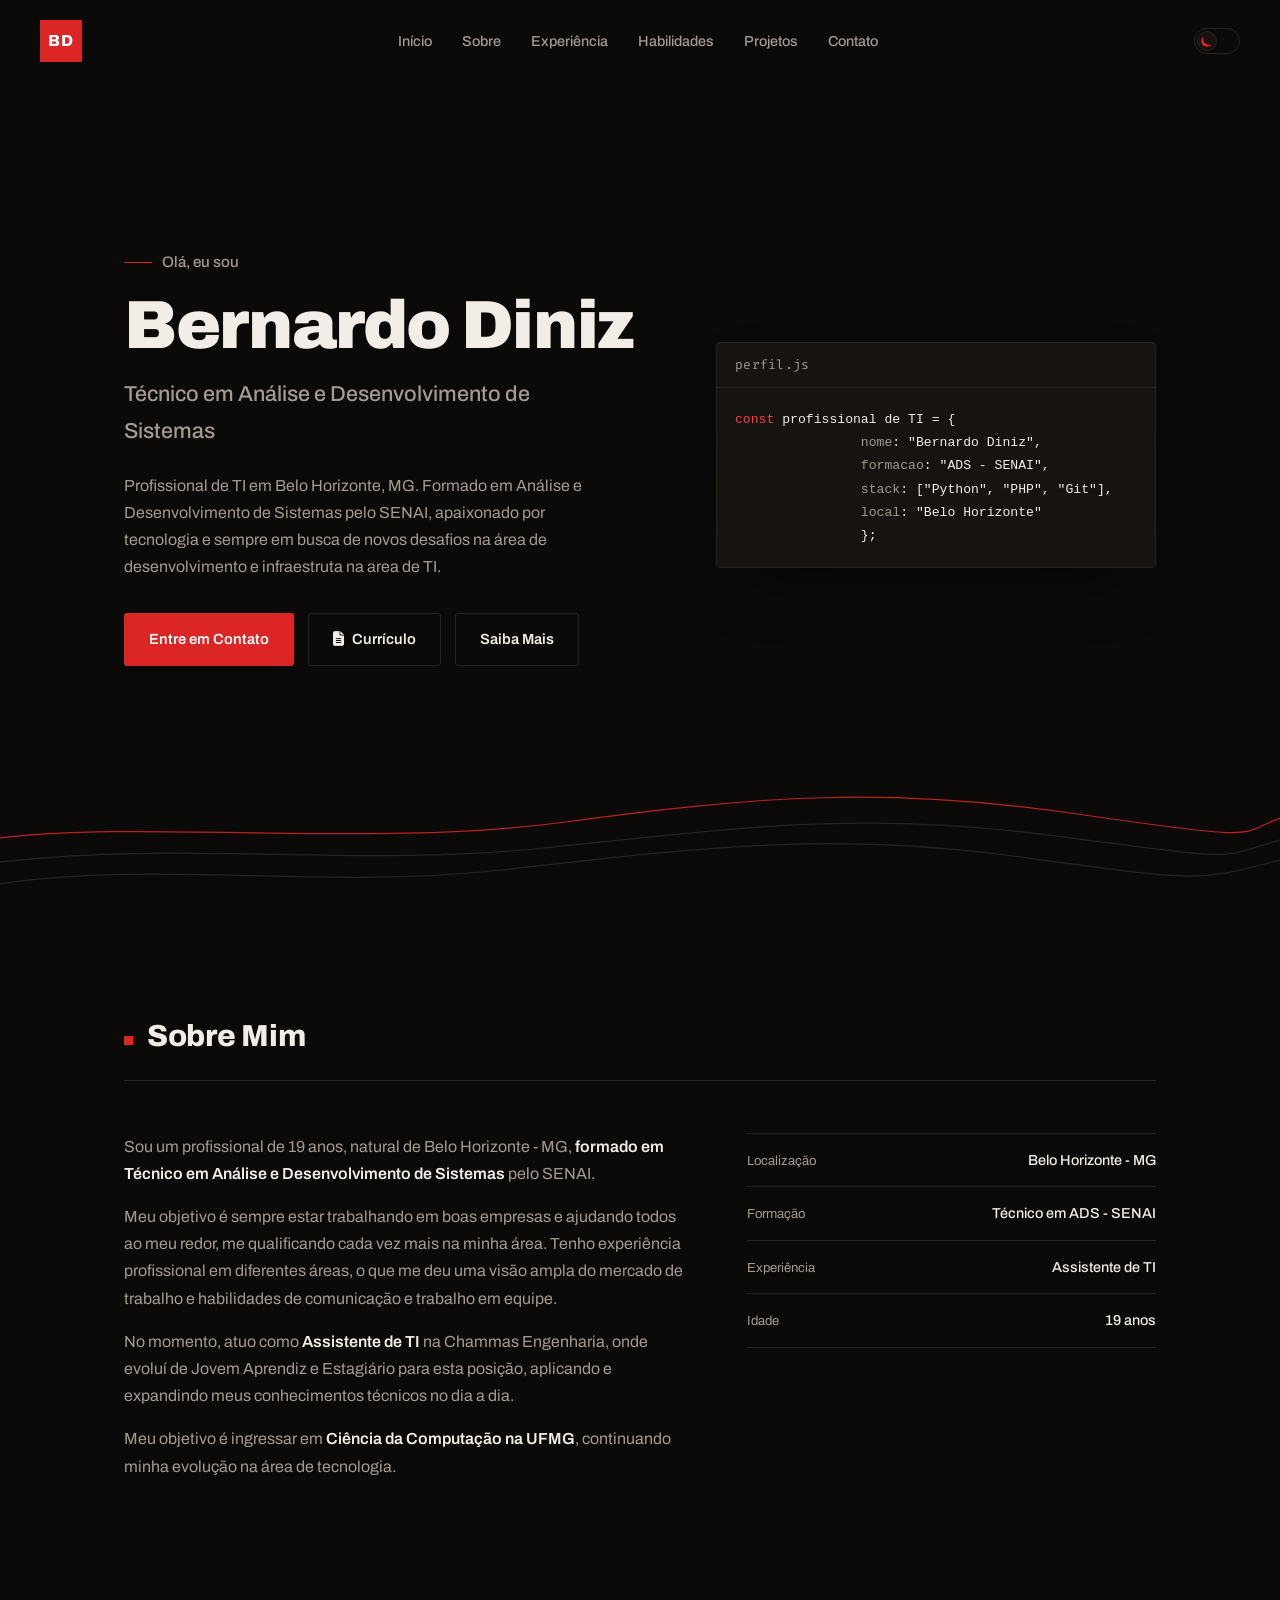
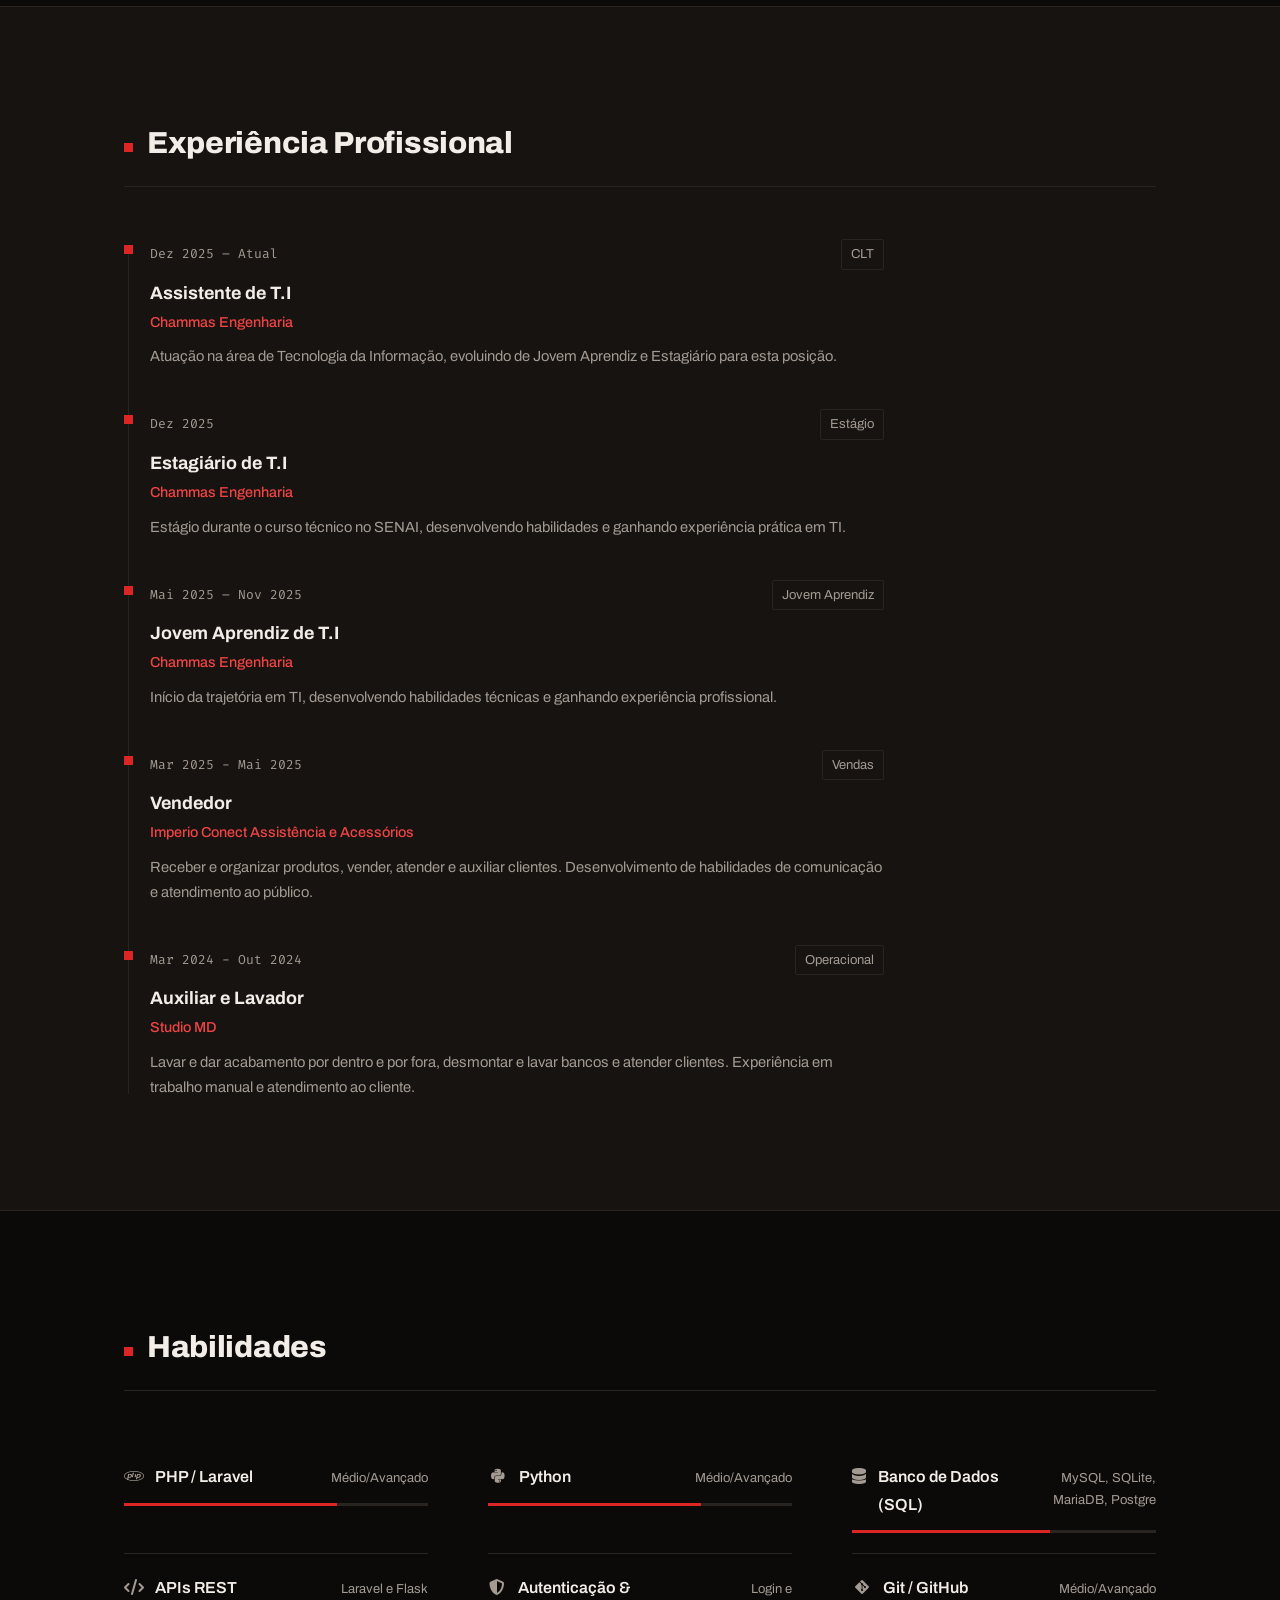
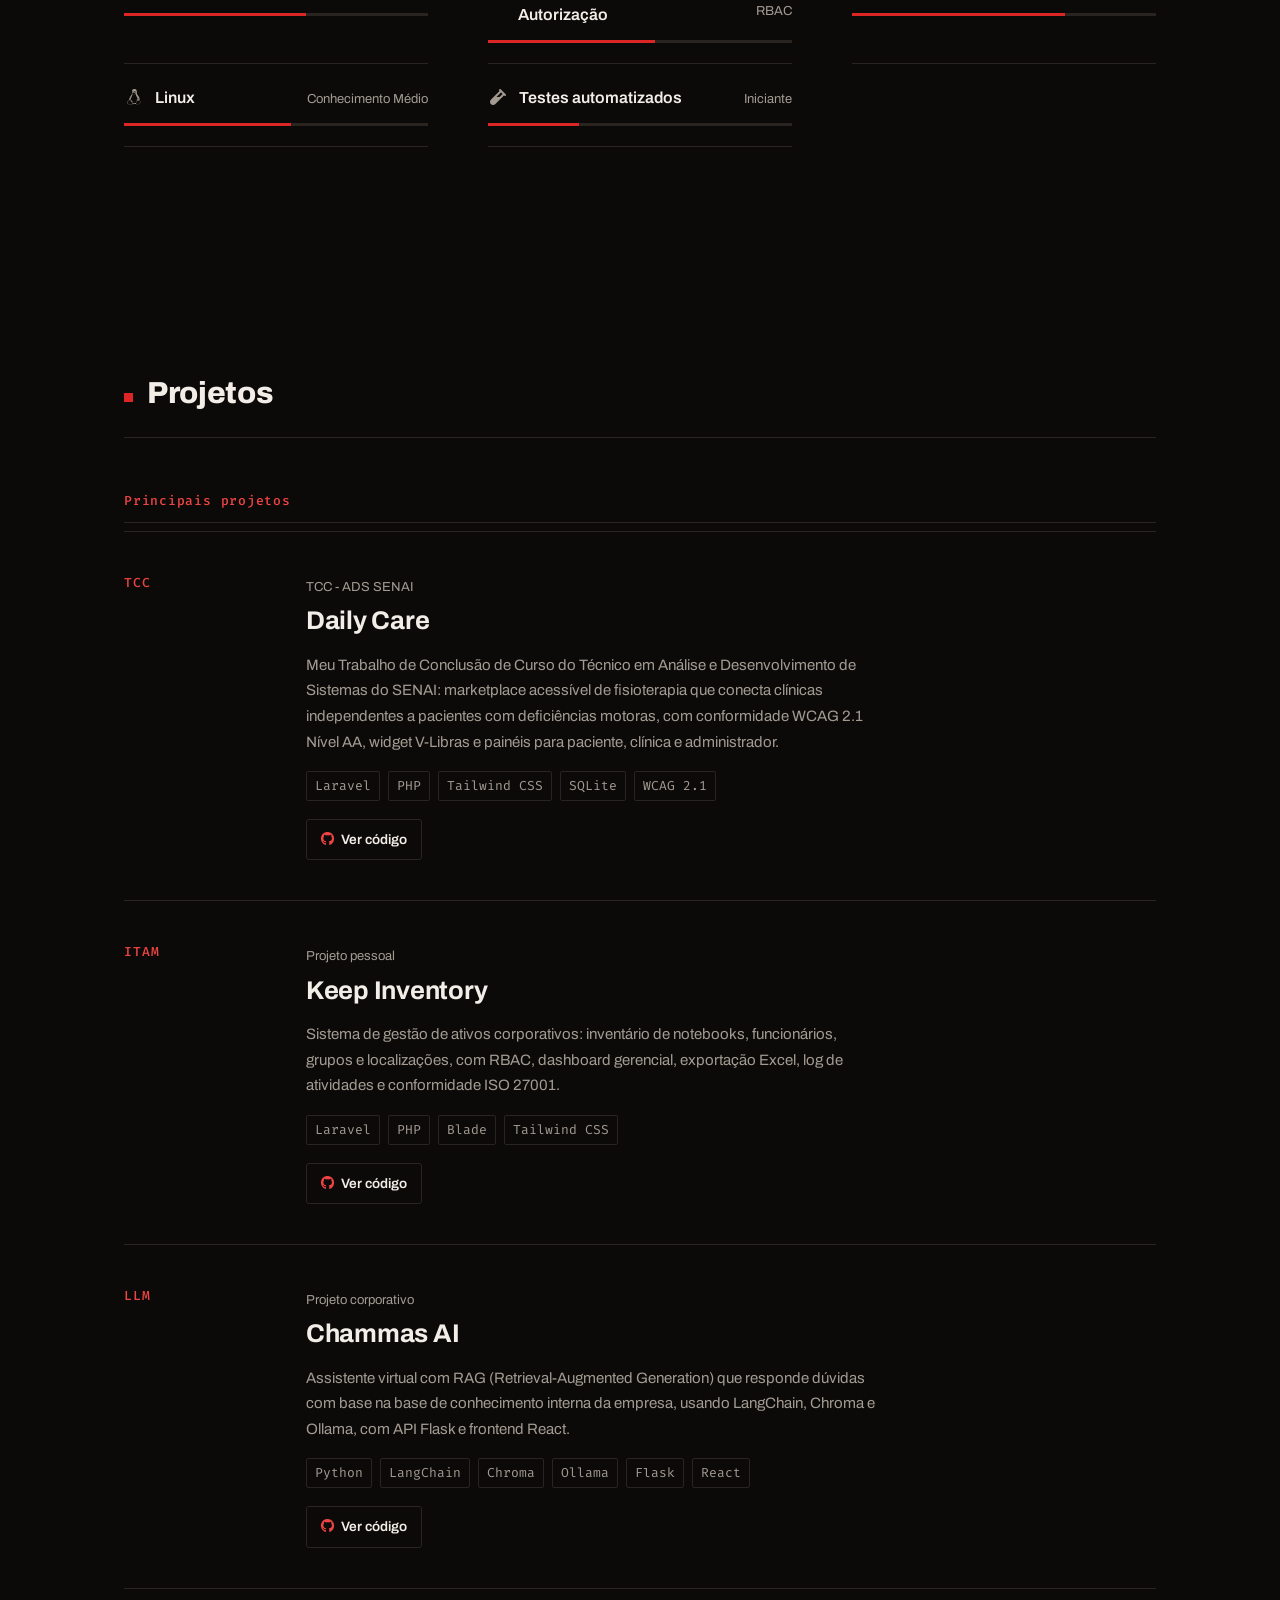
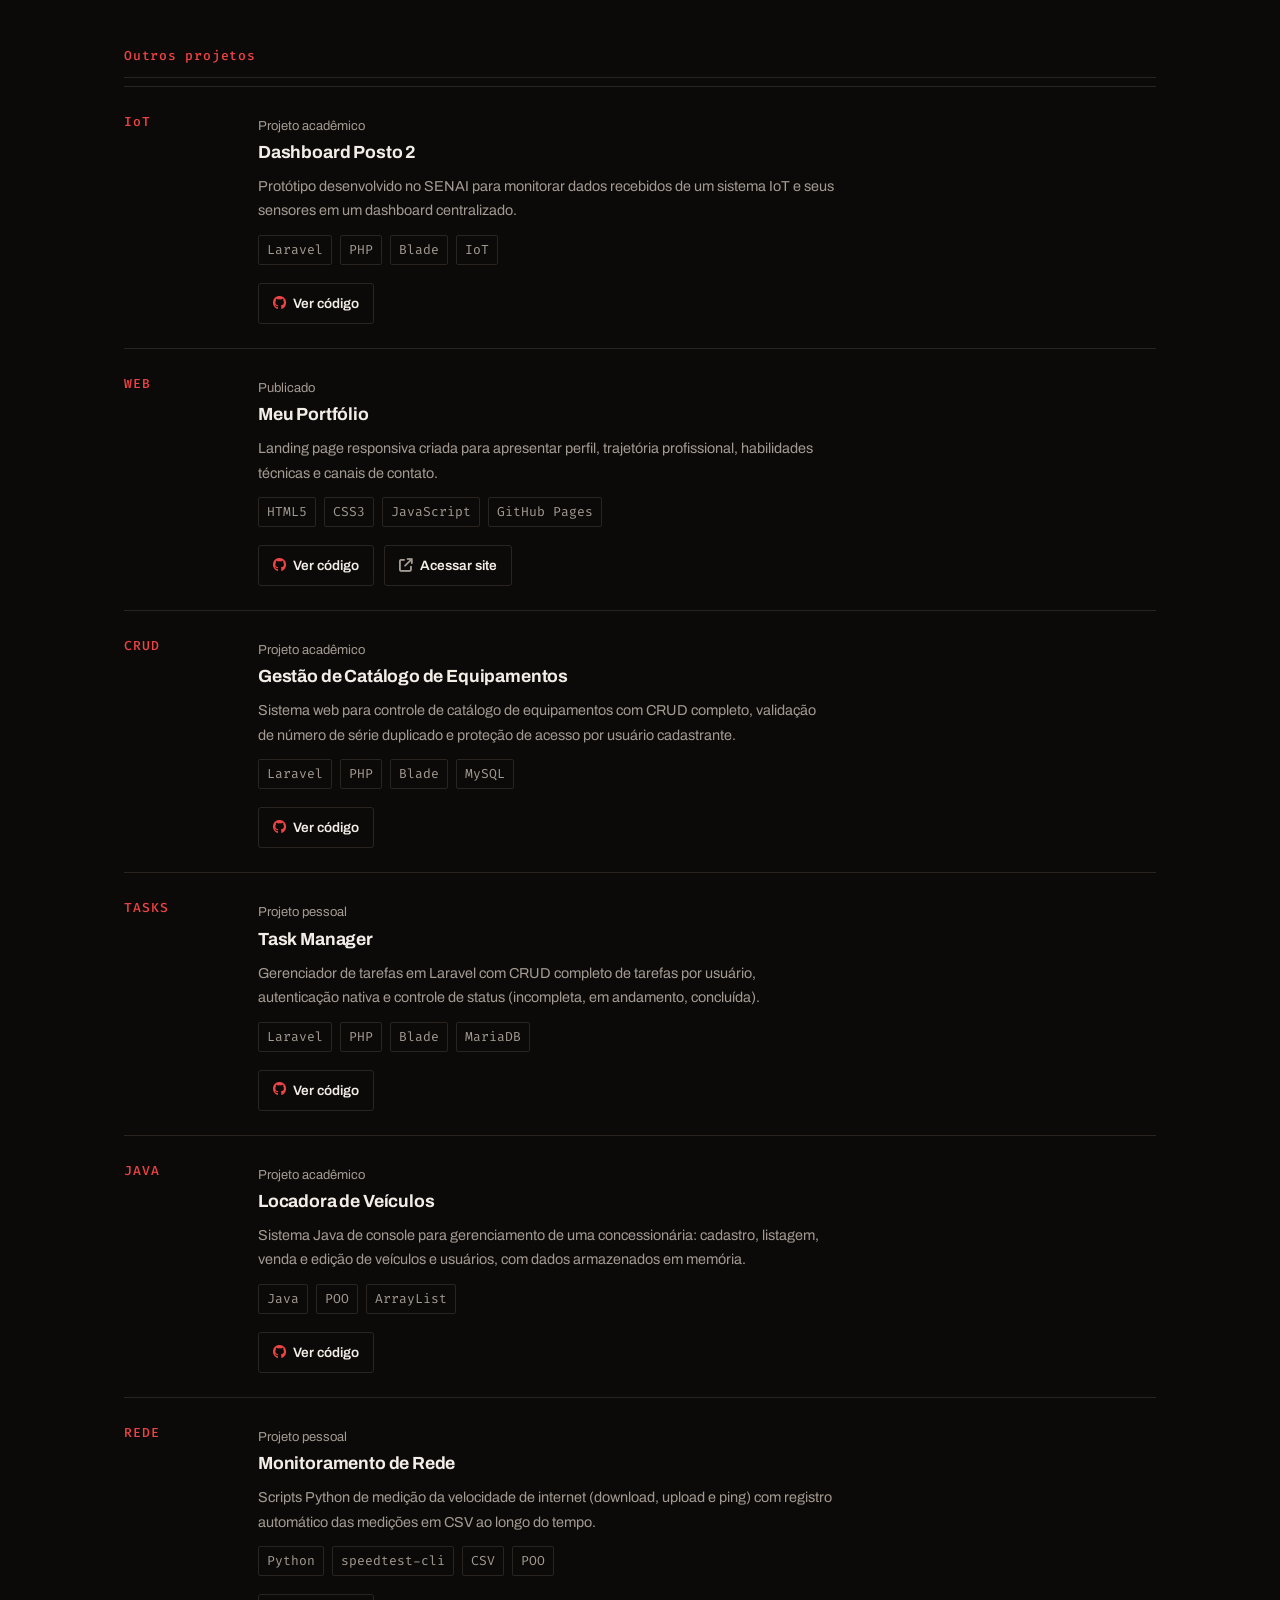
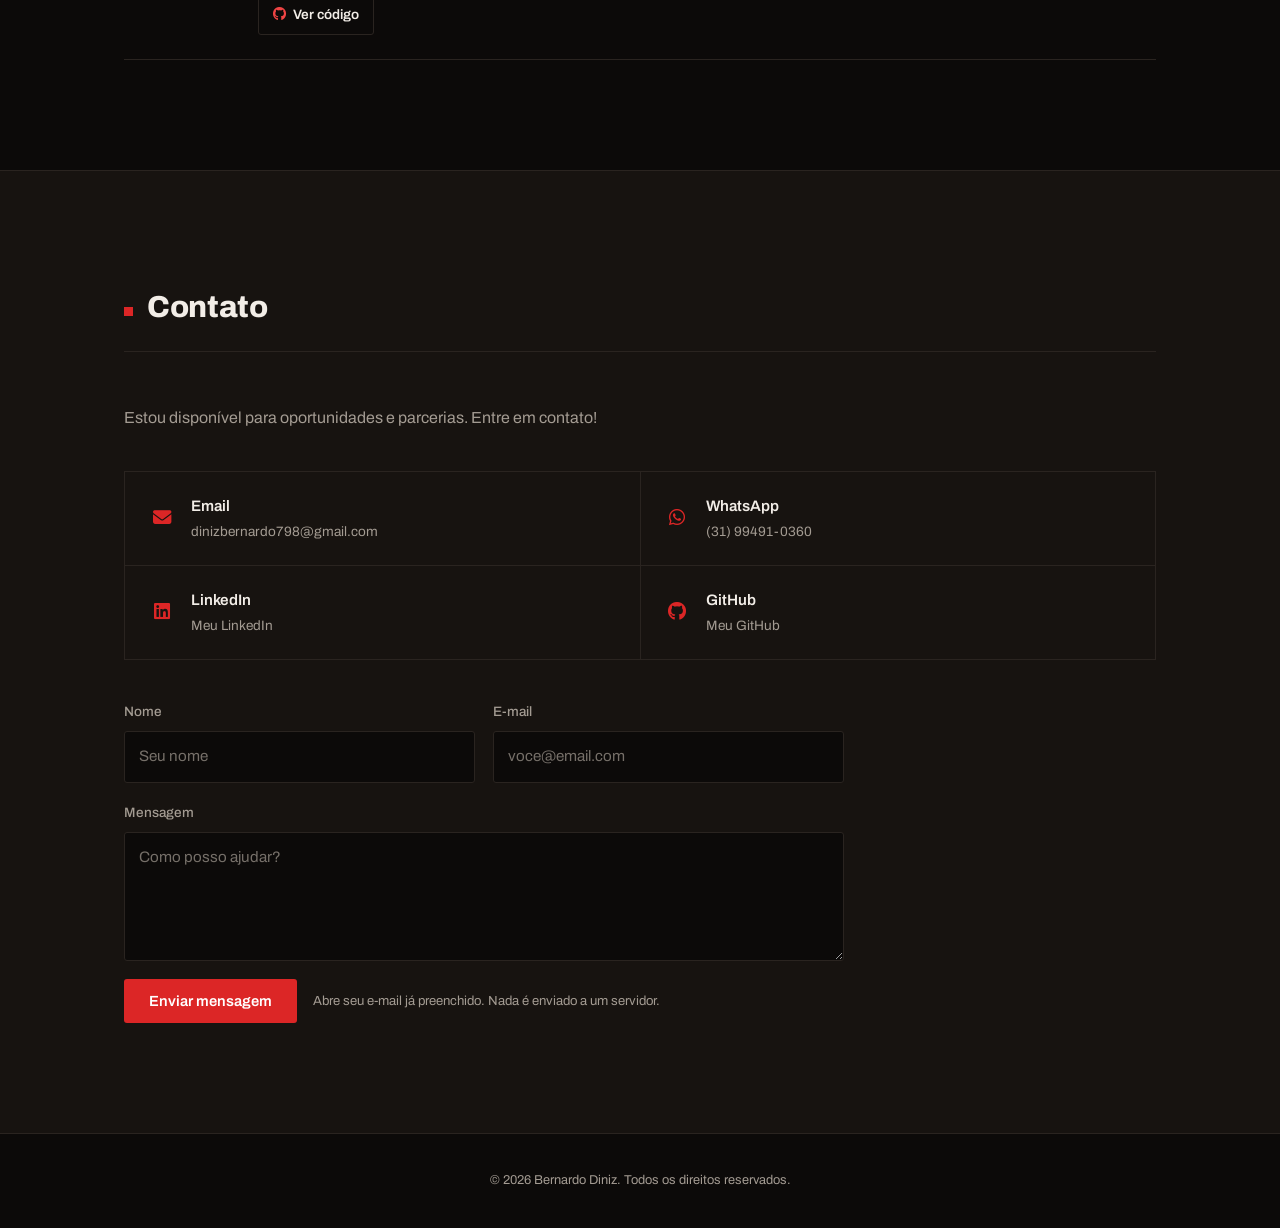
<file: index.html>
<!DOCTYPE html>
<html lang="pt-BR">

<head>
  <meta charset="UTF-8">
  <meta name="viewport" content="width=device-width, initial-scale=1.0">
  <meta name="description"
    content="Portfólio de Bernardo Diniz, Assistente de TI em Belo Horizonte - MG. Formado em Análise e Desenvolvimento de Sistemas pelo SENAI, com experiência em Python, PHP/Laravel, Linux e Git.">
  <meta name="theme-color" content="#0c0a09">
  <link rel="icon"
    href="data:image/svg+xml,%3Csvg xmlns='http://www.w3.org/2000/svg' viewBox='0 0 100 100'%3E%3Crect width='100' height='100' rx='20' fill='%23dc2626'/%3E%3Ctext x='50' y='55' font-family='Arial' font-size='45' font-weight='bold' fill='white' text-anchor='middle' dominant-baseline='middle'%3EBD%3C/text%3E%3C/svg%3E">
  <title>Bernardo Diniz | Portfólio</title>
  <link rel="canonical" href="https://bernardodiniz-1898.github.io/Meu-Portifolio/">

  <!-- Open Graph / redes sociais -->
  <meta property="og:type" content="website">
  <meta property="og:locale" content="pt_BR">
  <meta property="og:site_name" content="Bernardo Diniz">
  <meta property="og:title" content="Bernardo Diniz | Portfólio">
  <meta property="og:description"
    content="Assistente de TI em Belo Horizonte - MG. Formado em Análise e Desenvolvimento de Sistemas pelo SENAI, com experiência em Python, PHP/Laravel, Linux e Git.">
  <meta property="og:url" content="https://bernardodiniz-1898.github.io/Meu-Portifolio/">
  <meta property="og:image" content="https://bernardodiniz-1898.github.io/Meu-Portifolio/assets/img/og-preview.png">
  <meta property="og:image:width" content="1200">
  <meta property="og:image:height" content="630">
  <meta property="og:image:alt" content="Bernardo Diniz, técnico em Análise e Desenvolvimento de Sistemas">

  <!-- Twitter Card -->
  <meta name="twitter:card" content="summary_large_image">
  <meta name="twitter:title" content="Bernardo Diniz | Portfólio">
  <meta name="twitter:description"
    content="Assistente de TI em Belo Horizonte - MG. Formado em ADS pelo SENAI, com experiência em Python, PHP/Laravel, Linux e Git.">
  <meta name="twitter:image" content="https://bernardodiniz-1898.github.io/Meu-Portifolio/assets/img/og-preview.png">

  <!-- avoid-ai-design-ignore-file: K7 — o estilo de foco (:focus-visible) é definido globalmente em style.css -->
  <script>document.documentElement.classList.add('js');</script>
  <link rel="preconnect" href="https://fonts.googleapis.com">
  <link rel="preconnect" href="https://fonts.gstatic.com" crossorigin>
  <link
    href="https://fonts.googleapis.com/css2?family=Archivo:wght@400;500;600;700;800;900&family=Fira+Code:wght@400;500&display=swap"
    rel="stylesheet">
  <link rel="stylesheet" href="https://cdnjs.cloudflare.com/ajax/libs/font-awesome/6.5.1/css/all.min.css">
  <link rel="stylesheet" href="assets/css/style.css">
</head>

<body>
  <div class="scroll-progress" aria-hidden="true"></div>

  <a class="skip-link" href="#main">Pular para o conteúdo</a>

  <nav class="navbar" aria-label="Navegação principal">
    <a class="nav-brand" href="#home" aria-label="Bernardo Diniz — início">
      <span class="brand-mark" aria-hidden="true">BD</span>
    </a>
    <ul class="nav-links" id="nav-links">
      <li><a href="#home">Início</a></li>
      <li><a href="#about">Sobre</a></li>
      <li><a href="#experience">Experiência</a></li>
      <li><a href="#skills">Habilidades</a></li>
      <li><a href="#projects">Projetos</a></li>
      <li><a href="#contact">Contato</a></li>
    </ul>
    <div class="nav-actions">
      <label class="theme-toggle" for="theme-switch">
        <input type="checkbox" id="theme-switch" class="theme-input" aria-label="Alternar entre tema escuro e claro">
        <span class="theme-track" aria-hidden="true">
          <span class="theme-thumb">
            <span class="theme-face theme-face-moon"></span>
            <span class="theme-face theme-face-sun"></span>
          </span>
        </span>
      </label>
      <button class="menu-toggle" aria-label="Menu" aria-expanded="false" aria-controls="nav-links">
        <span></span>
        <span></span>
        <span></span>
      </button>
    </div>
  </nav>

  <main id="main">
    <section id="home" class="hero">
      <div class="hero-inner">
        <div class="hero-content">
          <p class="hero-greeting">Olá, eu sou</p>
          <h1 class="hero-name">Bernardo Diniz</h1>
          <h2 class="hero-title">Técnico em Análise e Desenvolvimento de Sistemas</h2>
          <p class="hero-description">Profissional de TI em Belo Horizonte, MG. Formado em Análise e Desenvolvimento de
            Sistemas pelo SENAI, apaixonado por tecnologia e sempre em busca de novos desafios na área de
            desenvolvimento e infraestruta na area de TI.</p>
          <div class="hero-buttons">
            <a href="#contact" class="btn btn-primary">Entre em Contato</a>
            <a href="curriculo.html" class="btn btn-secondary" target="_blank" rel="noopener">
              <i class="fas fa-file-lines" aria-hidden="true"></i>
              Currículo
            </a>
            <a href="#about" class="btn btn-secondary">Saiba Mais</a>
          </div>
        </div>
        <div class="hero-decoration">
          <div class="code-block">
            <div class="code-head">perfil.js</div>
            <pre><code><span class="code-keyword">const</span> <span class="code-var">profissional de TI</span> = {
                <span class="code-prop">nome</span>: <span class="code-string">"Bernardo Diniz"</span>,
                <span class="code-prop">formacao</span>: <span class="code-string">"ADS - SENAI"</span>,
                <span class="code-prop">stack</span>: [<span class="code-string">"Python"</span>, <span
                  class="code-string">"PHP"</span>, <span class="code-string">"Git"</span>],
                <span class="code-prop">local</span>: <span class="code-string">"Belo Horizonte"</span>
                };</code></pre>
          </div>
        </div>
      </div>
      <svg class="strata" viewBox="0 0 1200 150" preserveAspectRatio="none" aria-hidden="true" focusable="false">
        <path d="M0 132 C 150 108, 300 138, 470 118 S 770 78, 950 104 S 1120 130, 1200 108" />
        <path d="M0 110 C 180 88, 330 116, 510 96 S 810 58, 990 84 S 1140 106, 1200 88" />
        <path class="strata-signal" d="M0 86 C 140 68, 350 96, 530 70 S 830 34, 1010 62 S 1160 82, 1200 66" />
      </svg>
    </section>

    <section id="about" class="section about">
      <div class="container">
        <div class="section-head">
          <h2 class="section-title">Sobre Mim</h2>
        </div>
        <div class="about-content">
          <div class="about-text">
            <p>Sou um profissional de 19 anos, natural de Belo Horizonte - MG, <strong>formado em Técnico em Análise e
                Desenvolvimento de Sistemas</strong> pelo SENAI.</p>
            <p>Meu objetivo é sempre estar trabalhando em boas empresas e ajudando todos ao meu redor, me qualificando
              cada vez mais na minha área. Tenho experiência profissional em diferentes áreas, o que me deu uma visão
              ampla do mercado de trabalho e habilidades de comunicação e trabalho em equipe.</p>
            <p>No momento, atuo como <strong>Assistente de TI</strong> na Chammas Engenharia, onde evoluí de Jovem
              Aprendiz e Estagiário para esta posição, aplicando e expandindo meus conhecimentos técnicos no dia a dia.
            </p>
            <p>Meu objetivo é ingressar em <strong>Ciência da Computação na UFMG</strong>, continuando minha evolução na
              área de tecnologia.</p>
          </div>
          <dl class="about-info reveal">
            <div class="spec-item">
              <dt>Localização</dt>
              <dd>Belo Horizonte - MG</dd>
            </div>
            <div class="spec-item">
              <dt>Formação</dt>
              <dd>Técnico em ADS - SENAI</dd>
            </div>
            <div class="spec-item">
              <dt>Experiência</dt>
              <dd>Assistente de TI</dd>
            </div>
            <div class="spec-item">
              <dt>Idade</dt>
              <dd>19 anos</dd>
            </div>
          </dl>
        </div>
      </div>
    </section>

    <section id="experience" class="section experience">
      <div class="container">
        <div class="section-head">
          <h2 class="section-title">Experiência Profissional</h2>
        </div>
        <ol class="timeline reveal">
          <li class="timeline-item">
            <span class="timeline-marker" aria-hidden="true"></span>
            <div class="timeline-content">
              <div class="timeline-header">
                <span class="timeline-date">Dez 2025 – Atual</span>
                <span class="timeline-type">CLT</span>
              </div>
              <h3>Assistente de T.I</h3>
              <h4>Chammas Engenharia</h4>
              <p>Atuação na área de Tecnologia da Informação, evoluindo de Jovem Aprendiz e Estagiário para esta
                posição.</p>
            </div>
          </li>

          <li class="timeline-item">
            <span class="timeline-marker" aria-hidden="true"></span>
            <div class="timeline-content">
              <div class="timeline-header">
                <span class="timeline-date">Dez 2025</span>
                <span class="timeline-type">Estágio</span>
              </div>
              <h3>Estagiário de T.I</h3>
              <h4>Chammas Engenharia</h4>
              <p>Estágio durante o curso técnico no SENAI, desenvolvendo habilidades e ganhando experiência prática em
                TI.</p>
            </div>
          </li>

          <li class="timeline-item">
            <span class="timeline-marker" aria-hidden="true"></span>
            <div class="timeline-content">
              <div class="timeline-header">
                <span class="timeline-date">Mai 2025 – Nov 2025</span>
                <span class="timeline-type">Jovem Aprendiz</span>
              </div>
              <h3>Jovem Aprendiz de T.I</h3>
              <h4>Chammas Engenharia</h4>
              <p>Início da trajetória em TI, desenvolvendo habilidades técnicas e ganhando experiência profissional.</p>
            </div>
          </li>

          <li class="timeline-item">
            <span class="timeline-marker" aria-hidden="true"></span>
            <div class="timeline-content">
              <div class="timeline-header">
                <span class="timeline-date">Mar 2025 - Mai 2025</span>
                <span class="timeline-type">Vendas</span>
              </div>
              <h3>Vendedor</h3>
              <h4>Imperio Conect Assistência e Acessórios</h4>
              <p>Receber e organizar produtos, vender, atender e auxiliar clientes. Desenvolvimento de habilidades de
                comunicação e atendimento ao público.</p>
            </div>
          </li>

          <li class="timeline-item">
            <span class="timeline-marker" aria-hidden="true"></span>
            <div class="timeline-content">
              <div class="timeline-header">
                <span class="timeline-date">Mar 2024 - Out 2024</span>
                <span class="timeline-type">Operacional</span>
              </div>
              <h3>Auxiliar e Lavador</h3>
              <h4>Studio MD</h4>
              <p>Lavar e dar acabamento por dentro e por fora, desmontar e lavar bancos e atender clientes. Experiência
                em trabalho manual e atendimento ao cliente.</p>
            </div>
          </li>
        </ol>
      </div>
    </section>

    <section id="skills" class="section skills">
      <div class="container">
        <div class="section-head">
          <h2 class="section-title">Habilidades</h2>
        </div>
        <div class="skills-list reveal">
          <div class="skill" style="--level: 70">
            <div class="skill-head">
              <span class="skill-icon" aria-hidden="true"><i class="fab fa-php"></i></span>
              <h3>PHP / Laravel</h3>
              <span class="skill-text">Médio/Avançado</span>
            </div>
            <div class="skill-meter" role="progressbar" aria-valuemin="0" aria-valuemax="100" aria-valuenow="70"
              aria-label="PHP / Laravel: Médio/Avançado">
              <span class="skill-meter-fill"></span>
            </div>
          </div>

          <div class="skill" style="--level: 70">
            <div class="skill-head">
              <span class="skill-icon" aria-hidden="true"><i class="fab fa-python"></i></span>
              <h3>Python</h3>
              <span class="skill-text">Médio/Avançado</span>
            </div>
            <div class="skill-meter" role="progressbar" aria-valuemin="0" aria-valuemax="100" aria-valuenow="70"
              aria-label="Python: Médio/Avançado">
              <span class="skill-meter-fill"></span>
            </div>
          </div>

          <div class="skill" style="--level: 65">
            <div class="skill-head">
              <span class="skill-icon" aria-hidden="true"><i class="fas fa-database"></i></span>
              <h3>Banco de Dados (SQL)</h3>
              <span class="skill-text">MySQL, SQLite, MariaDB, Postgre</span>
            </div>
            <div class="skill-meter" role="progressbar" aria-valuemin="0" aria-valuemax="100" aria-valuenow="65"
              aria-label="Banco de Dados SQL: nível médio">
              <span class="skill-meter-fill"></span>
            </div>
          </div>

          <div class="skill" style="--level: 60">
            <div class="skill-head">
              <span class="skill-icon" aria-hidden="true"><i class="fas fa-code"></i></span>
              <h3>APIs REST</h3>
              <span class="skill-text">Laravel e Flask</span>
            </div>
            <div class="skill-meter" role="progressbar" aria-valuemin="0" aria-valuemax="100" aria-valuenow="60"
              aria-label="APIs REST: nível médio">
              <span class="skill-meter-fill"></span>
            </div>
          </div>

          <div class="skill" style="--level: 55">
            <div class="skill-head">
              <span class="skill-icon" aria-hidden="true"><i class="fas fa-shield-halved"></i></span>
              <h3>Autenticação &amp; Autorização</h3>
              <span class="skill-text">Login e RBAC</span>
            </div>
            <div class="skill-meter" role="progressbar" aria-valuemin="0" aria-valuemax="100" aria-valuenow="55"
              aria-label="Autenticação e Autorização: nível médio">
              <span class="skill-meter-fill"></span>
            </div>
          </div>

          <div class="skill" style="--level: 70">
            <div class="skill-head">
              <span class="skill-icon" aria-hidden="true"><i class="fab fa-git-alt"></i></span>
              <h3>Git / GitHub</h3>
              <span class="skill-text">Médio/Avançado</span>
            </div>
            <div class="skill-meter" role="progressbar" aria-valuemin="0" aria-valuemax="100" aria-valuenow="70"
              aria-label="Git / GitHub: Médio/Avançado">
              <span class="skill-meter-fill"></span>
            </div>
          </div>

          <div class="skill" style="--level: 55">
            <div class="skill-head">
              <span class="skill-icon" aria-hidden="true"><i class="fab fa-linux"></i></span>
              <h3>Linux</h3>
              <span class="skill-text">Conhecimento Médio</span>
            </div>
            <div class="skill-meter" role="progressbar" aria-valuemin="0" aria-valuemax="100" aria-valuenow="55"
              aria-label="Linux: Conhecimento Médio">
              <span class="skill-meter-fill"></span>
            </div>
          </div>

          <div class="skill" style="--level: 30">
            <div class="skill-head">
              <span class="skill-icon" aria-hidden="true"><i class="fas fa-vial"></i></span>
              <h3>Testes automatizados</h3>
              <span class="skill-text">Iniciante</span>
            </div>
            <div class="skill-meter" role="progressbar" aria-valuemin="0" aria-valuemax="100" aria-valuenow="30"
              aria-label="Testes automatizados: Iniciante">
              <span class="skill-meter-fill"></span>
            </div>
          </div>
        </div>
      </div>
    </section>

    <section id="projects" class="section projects">
      <div class="container">
        <div class="section-head">
          <h2 class="section-title">Projetos</h2>
        </div>
        <h3 class="projects-group-title">Principais projetos</h3>
        <div class="projects-list projects-list-featured reveal">
          <article class="project">
            <div class="project-rail">
              <span class="project-code">TCC</span>
            </div>
            <div class="project-body">
              <span class="project-status">TCC - ADS SENAI</span>
              <h3>Daily Care</h3>
              <p>Meu Trabalho de Conclusão de Curso do Técnico em Análise e Desenvolvimento de Sistemas do SENAI:
                marketplace acessível de fisioterapia que conecta clínicas independentes a pacientes com deficiências
                motoras, com conformidade WCAG 2.1 Nível AA, widget V-Libras e painéis para paciente, clínica e
                administrador.</p>
              <ul class="project-techs">
                <li>Laravel</li>
                <li>PHP</li>
                <li>Tailwind CSS</li>
                <li>SQLite</li>
                <li>WCAG 2.1</li>
              </ul>
              <div class="project-links">
                <a href="https://github.com/BernardoDiniz-1898/dailycare" target="_blank" rel="noopener noreferrer"
                  class="project-link">
                  <i class="fab fa-github" aria-hidden="true"></i>
                  Ver código
                </a>
              </div>
            </div>
          </article>

          <article class="project">
            <div class="project-rail">
              <span class="project-code">ITAM</span>
            </div>
            <div class="project-body">
              <span class="project-status">Projeto pessoal</span>
              <h3>Keep Inventory</h3>
              <p>Sistema de gestão de ativos corporativos: inventário de notebooks, funcionários, grupos e localizações,
                com RBAC, dashboard gerencial, exportação Excel, log de atividades e conformidade ISO 27001.</p>
              <ul class="project-techs">
                <li>Laravel</li>
                <li>PHP</li>
                <li>Blade</li>
                <li>Tailwind CSS</li>
              </ul>
              <div class="project-links">
                <a href="https://github.com/BernardoDiniz-1898/Projeto-Inventario-de-Ativos-Corporativo" target="_blank"
                  rel="noopener noreferrer" class="project-link">
                  <i class="fab fa-github" aria-hidden="true"></i>
                  Ver código
                </a>
              </div>
            </div>
          </article>

          <article class="project">
            <div class="project-rail">
              <span class="project-code">LLM</span>
            </div>
            <div class="project-body">
              <span class="project-status">Projeto corporativo</span>
              <h3>Chammas AI</h3>
              <p>Assistente virtual com RAG (Retrieval-Augmented Generation) que responde dúvidas com base na base de
                conhecimento interna da empresa, usando LangChain, Chroma e Ollama, com API Flask e frontend React.</p>
              <ul class="project-techs">
                <li>Python</li>
                <li>LangChain</li>
                <li>Chroma</li>
                <li>Ollama</li>
                <li>Flask</li>
                <li>React</li>
              </ul>
              <div class="project-links">
                <a href="https://github.com/BernardoDiniz-1898/LLM---Chammas" target="_blank" rel="noopener noreferrer"
                  class="project-link">
                  <i class="fab fa-github" aria-hidden="true"></i>
                  Ver código
                </a>
              </div>
            </div>
          </article>
        </div>

        <h3 class="projects-group-title">Outros projetos</h3>
        <div class="projects-list projects-list-others reveal">
          <article class="project">
            <div class="project-rail">
              <span class="project-code">IoT</span>
            </div>
            <div class="project-body">
              <span class="project-status">Projeto acadêmico</span>
              <h3>Dashboard Posto 2</h3>
              <p>Protótipo desenvolvido no SENAI para monitorar dados recebidos de um sistema IoT e seus sensores em um
                dashboard centralizado.</p>
              <ul class="project-techs">
                <li>Laravel</li>
                <li>PHP</li>
                <li>Blade</li>
                <li>IoT</li>
              </ul>
              <div class="project-links">
                <a href="https://github.com/BernardoDiniz-1898/dashboard-posto2" target="_blank"
                  rel="noopener noreferrer" class="project-link">
                  <i class="fab fa-github" aria-hidden="true"></i>
                  Ver código
                </a>
              </div>
            </div>
          </article>

          <article class="project">
            <div class="project-rail">
              <span class="project-code">WEB</span>
            </div>
            <div class="project-body">
              <span class="project-status">Publicado</span>
              <h3>Meu Portfólio</h3>
              <p>Landing page responsiva criada para apresentar perfil, trajetória profissional, habilidades técnicas e
                canais de contato.</p>
              <ul class="project-techs">
                <li>HTML5</li>
                <li>CSS3</li>
                <li>JavaScript</li>
                <li>GitHub Pages</li>
              </ul>
              <div class="project-links">
                <a href="https://github.com/BernardoDiniz-1898/Meu-Portifolio" target="_blank" rel="noopener noreferrer"
                  class="project-link">
                  <i class="fab fa-github" aria-hidden="true"></i>
                  Ver código
                </a>
                <a href="https://bernardodiniz-1898.github.io/Meu-Portifolio/" target="_blank" rel="noopener noreferrer"
                  class="project-link project-link-secondary">
                  <i class="fas fa-arrow-up-right-from-square" aria-hidden="true"></i>
                  Acessar site
                </a>
              </div>
            </div>
          </article>

          <article class="project">
            <div class="project-rail">
              <span class="project-code">CRUD</span>
            </div>
            <div class="project-body">
              <span class="project-status">Projeto acadêmico</span>
              <h3>Gestão de Catálogo de Equipamentos</h3>
              <p>Sistema web para controle de catálogo de equipamentos com CRUD completo, validação de número de série
                duplicado e proteção de acesso por usuário cadastrante.</p>
              <ul class="project-techs">
                <li>Laravel</li>
                <li>PHP</li>
                <li>Blade</li>
                <li>MySQL</li>
              </ul>
              <div class="project-links">
                <a href="https://github.com/BernardoDiniz-1898/gestao-de-catalogo" target="_blank"
                  rel="noopener noreferrer" class="project-link">
                  <i class="fab fa-github" aria-hidden="true"></i>
                  Ver código
                </a>
              </div>
            </div>
          </article>

          <article class="project">
            <div class="project-rail">
              <span class="project-code">TASKS</span>
            </div>
            <div class="project-body">
              <span class="project-status">Projeto pessoal</span>
              <h3>Task Manager</h3>
              <p>Gerenciador de tarefas em Laravel com CRUD completo de tarefas por usuário, autenticação nativa e
                controle de status (incompleta, em andamento, concluída).</p>
              <ul class="project-techs">
                <li>Laravel</li>
                <li>PHP</li>
                <li>Blade</li>
                <li>MariaDB</li>
              </ul>
              <div class="project-links">
                <a href="https://github.com/BernardoDiniz-1898/taks-menager-" target="_blank" rel="noopener noreferrer"
                  class="project-link">
                  <i class="fab fa-github" aria-hidden="true"></i>
                  Ver código
                </a>
              </div>
            </div>
          </article>

          <article class="project">
            <div class="project-rail">
              <span class="project-code">JAVA</span>
            </div>
            <div class="project-body">
              <span class="project-status">Projeto acadêmico</span>
              <h3>Locadora de Veículos</h3>
              <p>Sistema Java de console para gerenciamento de uma concessionária: cadastro, listagem, venda e edição de
                veículos e usuários, com dados armazenados em memória.</p>
              <ul class="project-techs">
                <li>Java</li>
                <li>POO</li>
                <li>ArrayList</li>
              </ul>
              <div class="project-links">
                <a href="https://github.com/BernardoDiniz-1898/Locadora-de-Veiculos---JAVA-SENAI-" target="_blank"
                  rel="noopener noreferrer" class="project-link">
                  <i class="fab fa-github" aria-hidden="true"></i>
                  Ver código
                </a>
              </div>
            </div>
          </article>

          <article class="project">
            <div class="project-rail">
              <span class="project-code">REDE</span>
            </div>
            <div class="project-body">
              <span class="project-status">Projeto pessoal</span>
              <h3>Monitoramento de Rede</h3>
              <p>Scripts Python de medição da velocidade de internet (download, upload e ping) com registro automático
                das medições em CSV ao longo do tempo.</p>
              <ul class="project-techs">
                <li>Python</li>
                <li>speedtest-cli</li>
                <li>CSV</li>
                <li>POO</li>
              </ul>
              <div class="project-links">
                <a href="https://github.com/BernardoDiniz-1898/Projeto-de-Monitoramento-de-Rede" target="_blank"
                  rel="noopener noreferrer" class="project-link">
                  <i class="fab fa-github" aria-hidden="true"></i>
                  Ver código
                </a>
              </div>
            </div>
          </article>
        </div>
      </div>
    </section>

    <section id="contact" class="section contact">
      <div class="container">
        <div class="section-head">
          <h2 class="section-title">Contato</h2>
        </div>
        <p class="contact-subtitle">Estou disponível para oportunidades e parcerias. Entre em contato!</p>
        <div class="contact-list reveal">
          <a href="mailto:dinizbernardo798@gmail.com" class="contact-item">
            <span class="contact-icon" aria-hidden="true"><i class="fas fa-envelope"></i></span>
            <div class="contact-body">
              <h3>Email</h3>
              <p>dinizbernardo798@gmail.com</p>
            </div>
          </a>
          <a href="https://wa.me/5531994910360" target="_blank" rel="noopener noreferrer" class="contact-item">
            <span class="contact-icon" aria-hidden="true"><i class="fab fa-whatsapp"></i></span>
            <div class="contact-body">
              <h3>WhatsApp</h3>
              <p>(31) 99491-0360</p>
            </div>
          </a>
          <a href="https://www.linkedin.com/in/bernardo-diniz-275442356" target="_blank" rel="noopener noreferrer"
            class="contact-item">
            <span class="contact-icon" aria-hidden="true"><i class="fab fa-linkedin"></i></span>
            <div class="contact-body">
              <h3>LinkedIn</h3>
              <p>Meu LinkedIn</p>
            </div>
          </a>
          <a href="https://github.com/BernardoDiniz-1898" target="_blank" rel="noopener noreferrer"
            class="contact-item">
            <span class="contact-icon" aria-hidden="true"><i class="fab fa-github"></i></span>
            <div class="contact-body">
              <h3>GitHub</h3>
              <p>Meu GitHub</p>
            </div>
          </a>
        </div>

        <form class="contact-form reveal" id="contact-form">
          <div class="field">
            <label for="cf-name">Nome</label>
            <input id="cf-name" name="name" type="text" required minlength="2" autocomplete="name"
              placeholder="Seu nome">
          </div>
          <div class="field">
            <label for="cf-email">E-mail</label>
            <input id="cf-email" name="email" type="email" required autocomplete="email" placeholder="voce@email.com">
          </div>
          <div class="field field-full">
            <label for="cf-message">Mensagem</label>
            <textarea id="cf-message" name="message" rows="4" required minlength="10"
              placeholder="Como posso ajudar?"></textarea>
          </div>
          <div class="form-actions">
            <button type="submit" class="btn btn-primary">Enviar mensagem</button>
            <p class="form-note">Abre seu e-mail já preenchido. Nada é enviado a um servidor.</p>
          </div>
        </form>
      </div>
    </section>
  </main>

  <footer class="footer">
    <p>&copy; 2026 Bernardo Diniz. Todos os direitos reservados.</p>
  </footer>

  <script src="assets/js/main.js" defer></script>
</body>

</html>
</file>
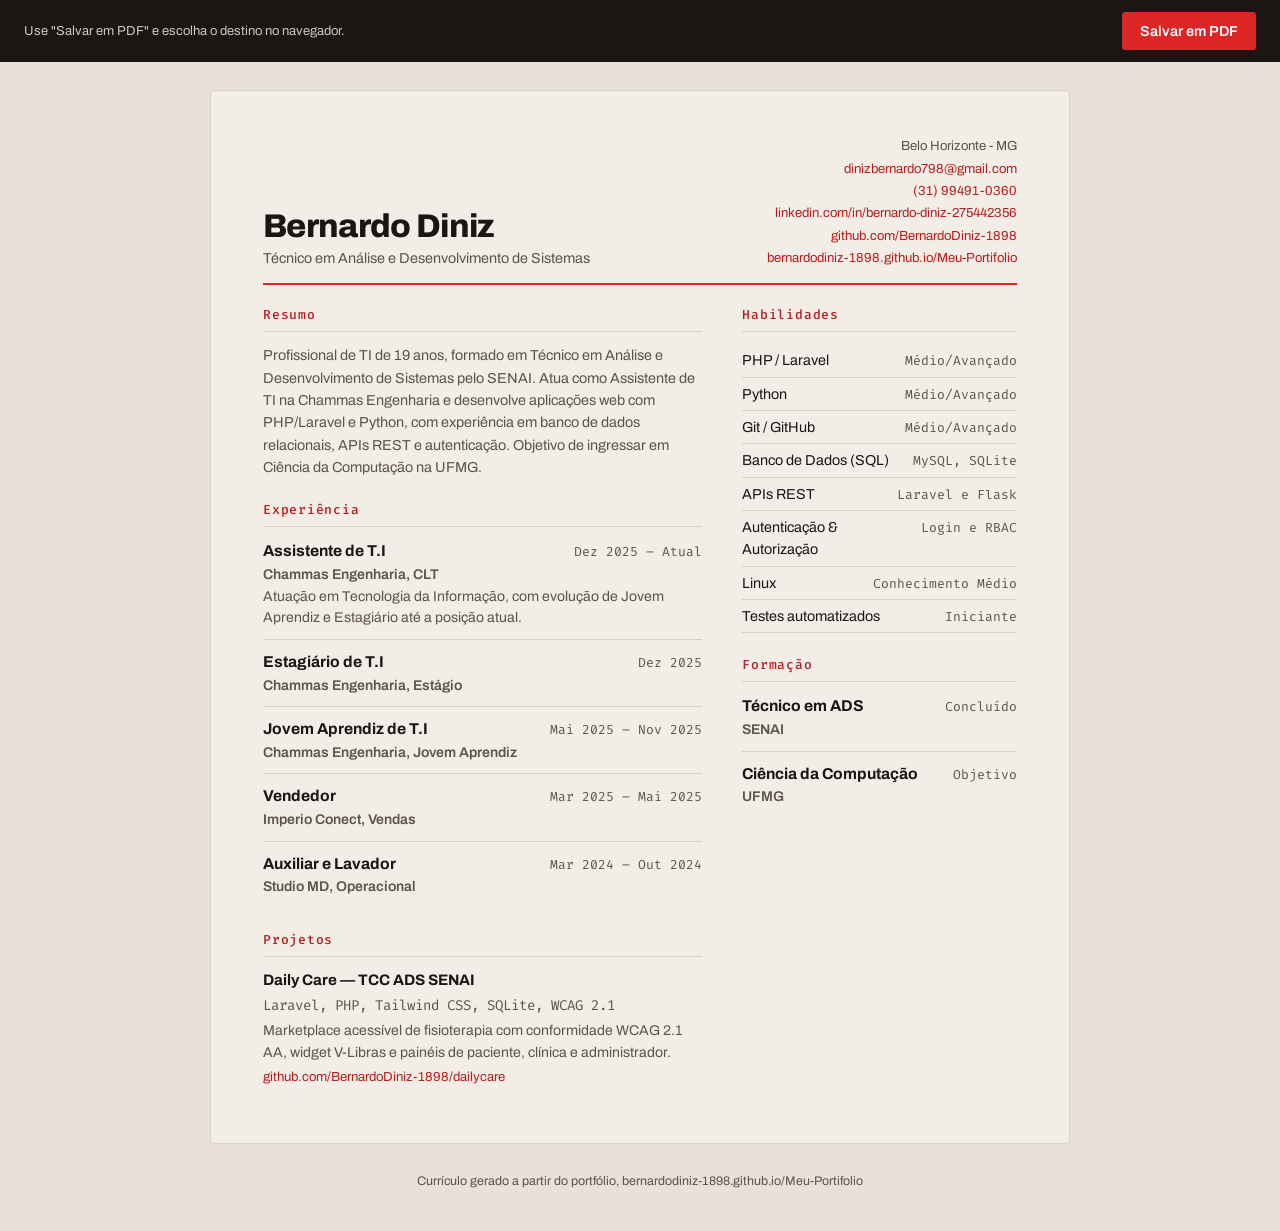
<file: curriculo.html>
<!DOCTYPE html>
<html lang="pt-BR">

<head>
  <meta charset="UTF-8">
  <meta name="viewport" content="width=device-width, initial-scale=1.0">
  <title>Currículo | Bernardo Diniz</title>
  <meta name="description" content="Currículo de Bernardo Diniz, Técnico em Análise e Desenvolvimento de Sistemas em Belo Horizonte - MG.">
  <meta name="robots" content="noindex">
  <meta name="theme-color" content="#f2ede7">
  <link rel="preconnect" href="https://fonts.googleapis.com">
  <link rel="preconnect" href="https://fonts.gstatic.com" crossorigin>
  <link
    href="https://fonts.googleapis.com/css2?family=Archivo:wght@400;500;600;700;800;900&family=Fira+Code:wght@400;500&display=swap"
    rel="stylesheet">
  <style>
    :root {
      --ground: #f2ede7;
      --surface: #e9e1d7;
      --ink: #1b1613;
      --muted: #5c534b;
      --signal: #dc2626;
      --signal-strong: #b91c1c;
      --rule: #d9cfc3;
      --font-sans: 'Archivo', -apple-system, BlinkMacSystemFont, 'Segoe UI', sans-serif;
      --font-mono: 'Fira Code', ui-monospace, 'Cascadia Code', monospace;
    }

    * {
      margin: 0;
      padding: 0;
      box-sizing: border-box;
    }

    body {
      font-family: var(--font-sans);
      background: var(--surface);
      color: var(--ink);
      line-height: 1.55;
      -webkit-font-smoothing: antialiased;
    }

    .cv-bar {
      position: sticky;
      top: 0;
      display: flex;
      align-items: center;
      justify-content: space-between;
      gap: 16px;
      padding: 12px 24px;
      background: var(--ink);
      color: var(--ground);
    }

    .cv-bar p {
      font-size: 0.8125rem;
      color: #cfc7bd;
    }

    .cv-bar button {
      font: inherit;
      font-size: 0.9rem;
      font-weight: 600;
      padding: 8px 18px;
      color: #fff;
      background: var(--signal);
      border: 0;
      border-radius: 3px;
      cursor: pointer;
    }

    .cv-bar button:hover {
      background: var(--signal-strong);
    }

    .cv-bar button:focus-visible,
    .cv-contact a:focus-visible,
    .cv-project a:focus-visible {
      outline: 2px solid var(--signal);
      outline-offset: 2px;
      border-radius: 2px;
    }

    .cv {
      max-width: 860px;
      margin: 28px auto;
      padding: 44px 52px;
      background: var(--ground);
      border: 1px solid var(--rule);
      border-radius: 4px;
    }

    .cv-header {
      display: flex;
      align-items: flex-end;
      justify-content: space-between;
      gap: 24px;
      flex-wrap: wrap;
      padding-bottom: 14px;
      border-bottom: 2px solid var(--signal);
    }

    .cv-name {
      font-size: 2.05rem;
      font-weight: 800;
      letter-spacing: -0.02em;
      line-height: 1.05;
    }

    .cv-role {
      color: var(--muted);
      font-size: 0.95rem;
      margin-top: 3px;
    }

    .cv-contact {
      list-style: none;
      font-size: 0.82rem;
      color: var(--muted);
      text-align: right;
      line-height: 1.7;
    }

    .cv-contact a {
      color: var(--signal-strong);
      text-decoration: none;
    }

    .cv-contact a:hover {
      text-decoration: underline;
    }

    .cv-body {
      display: grid;
      grid-template-columns: 1.6fr 1fr;
      gap: 0 40px;
      align-content: start;
      margin-top: 20px;
    }

    .cv-col {
      min-width: 0;
    }

    .cv h2 {
      font-family: var(--font-mono);
      font-size: 0.8125rem;
      font-weight: 500;
      letter-spacing: 0.06em;
      color: var(--signal-strong);
      border-bottom: 1px solid var(--rule);
      padding-bottom: 6px;
      margin: 22px 0 12px;
    }

    .cv-col > section:first-child > h2 {
      margin-top: 0;
    }

    .cv p {
      color: var(--muted);
      font-size: 0.9rem;
    }

    .cv-job {
      padding-bottom: 10px;
    }

    .cv-job + .cv-job {
      border-top: 1px solid var(--rule);
      padding-top: 10px;
    }

    .cv-job-head {
      display: flex;
      align-items: baseline;
      justify-content: space-between;
      gap: 12px;
    }

    .cv-job h3 {
      font-size: 0.98rem;
      font-weight: 700;
    }

    .cv-date {
      font-family: var(--font-mono);
      font-size: 0.8125rem;
      color: var(--muted);
      white-space: nowrap;
    }

    .cv-org {
      font-size: 0.85rem;
      color: var(--signal-strong);
      font-weight: 600;
    }

    .cv-job p {
      font-size: 0.88rem;
    }

    .cv-skills {
      list-style: none;
    }

    .cv-skills li {
      display: flex;
      align-items: baseline;
      justify-content: space-between;
      gap: 10px;
      font-size: 0.9rem;
      padding: 5px 0;
      border-bottom: 1px solid var(--rule);
    }

    .cv-skills .cv-level {
      font-family: var(--font-mono);
      font-size: 0.8125rem;
      color: var(--muted);
      white-space: nowrap;
    }

    .cv-project {
      padding-bottom: 10px;
    }

    .cv-project + .cv-project {
      border-top: 1px solid var(--rule);
      padding-top: 10px;
    }

    .cv-project h3 {
      font-size: 0.95rem;
      font-weight: 700;
    }

    .cv-stack {
      font-family: var(--font-mono);
      font-size: 0.8125rem;
      color: var(--muted);
    }

    .cv-project p {
      font-size: 0.88rem;
      margin-top: 3px;
    }

    .cv-project a {
      color: var(--signal-strong);
      text-decoration: none;
      font-size: 0.82rem;
    }

    .cv-project a:hover {
      text-decoration: underline;
    }

    .cv-footer {
      max-width: 860px;
      margin: 0 auto 40px;
      padding: 0 8px;
      font-size: 0.78rem;
      color: var(--muted);
      text-align: center;
    }

    @media (max-width: 680px) {
      .cv {
        margin: 16px;
        padding: 28px 22px;
      }

      .cv-body {
        grid-template-columns: 1fr;
        gap: 0;
      }

      .cv-contact {
        text-align: left;
      }

      .cv h2 {
        margin-top: 22px;
      }

      .cv-col > section:first-child > h2 {
        margin-top: 22px;
      }
    }

    @media print {
      @page {
        size: A4;
        margin: 12mm;
      }

      body {
        background: #fff;
      }

      .cv-bar,
      .cv-footer {
        display: none;
      }

      .cv {
        max-width: none;
        margin: 0;
        padding: 0;
        background: #fff;
        border: 0;
        border-radius: 0;
      }

      .cv h2 {
        margin-top: 15px;
      }

      .cv-job,
      .cv-project {
        page-break-inside: avoid;
      }

      a {
        color: var(--ink);
      }
    }
  </style>
</head>

<body>
  <div class="cv-bar">
    <p>Use "Salvar em PDF" e escolha o destino no navegador.</p>
    <button type="button" onclick="window.print()">Salvar em PDF</button>
  </div>

  <main class="cv">
    <header class="cv-header">
      <div>
        <h1 class="cv-name">Bernardo Diniz</h1>
        <p class="cv-role">Técnico em Análise e Desenvolvimento de Sistemas</p>
      </div>
      <ul class="cv-contact">
        <li>Belo Horizonte - MG</li>
        <li><a href="mailto:dinizbernardo798@gmail.com">dinizbernardo798@gmail.com</a></li>
        <li><a href="https://wa.me/5531994910360">(31) 99491-0360</a></li>
        <li><a href="https://www.linkedin.com/in/bernardo-diniz-275442356">linkedin.com/in/bernardo-diniz-275442356</a></li>
        <li><a href="https://github.com/BernardoDiniz-1898">github.com/BernardoDiniz-1898</a></li>
        <li><a href="https://bernardodiniz-1898.github.io/Meu-Portifolio/">bernardodiniz-1898.github.io/Meu-Portifolio</a></li>
      </ul>
    </header>

    <div class="cv-body">
      <div class="cv-col">
        <section>
          <h2>Resumo</h2>
          <p>Profissional de TI de 19 anos, formado em Técnico em Análise e Desenvolvimento de Sistemas pelo SENAI.
            Atua como Assistente de TI na Chammas Engenharia e desenvolve aplicações web com PHP/Laravel e Python, com
            experiência em banco de dados relacionais, APIs REST e autenticação. Objetivo de ingressar em Ciência da
            Computação na UFMG.</p>
        </section>

        <section>
          <h2>Experiência</h2>
          <div class="cv-job">
            <div class="cv-job-head">
              <h3>Assistente de T.I</h3>
              <span class="cv-date">Dez 2025 – Atual</span>
            </div>
            <p class="cv-org">Chammas Engenharia, CLT</p>
            <p>Atuação em Tecnologia da Informação, com evolução de Jovem Aprendiz e Estagiário até a posição atual.</p>
          </div>
          <div class="cv-job">
            <div class="cv-job-head">
              <h3>Estagiário de T.I</h3>
              <span class="cv-date">Dez 2025</span>
            </div>
            <p class="cv-org">Chammas Engenharia, Estágio</p>
          </div>
          <div class="cv-job">
            <div class="cv-job-head">
              <h3>Jovem Aprendiz de T.I</h3>
              <span class="cv-date">Mai 2025 – Nov 2025</span>
            </div>
            <p class="cv-org">Chammas Engenharia, Jovem Aprendiz</p>
          </div>
          <div class="cv-job">
            <div class="cv-job-head">
              <h3>Vendedor</h3>
              <span class="cv-date">Mar 2025 – Mai 2025</span>
            </div>
            <p class="cv-org">Imperio Conect, Vendas</p>
          </div>
          <div class="cv-job">
            <div class="cv-job-head">
              <h3>Auxiliar e Lavador</h3>
              <span class="cv-date">Mar 2024 – Out 2024</span>
            </div>
            <p class="cv-org">Studio MD, Operacional</p>
          </div>
        </section>

        <section>
          <h2>Projetos</h2>
          <div class="cv-project">
            <h3>Daily Care — TCC ADS SENAI</h3>
            <p class="cv-stack">Laravel, PHP, Tailwind CSS, SQLite, WCAG 2.1</p>
            <p>Marketplace acessível de fisioterapia com conformidade WCAG 2.1 AA, widget V-Libras e painéis de
              paciente, clínica e administrador.</p>
            <a href="https://github.com/BernardoDiniz-1898/dailycare">github.com/BernardoDiniz-1898/dailycare</a>
          </div>
        </section>
      </div>

      <div class="cv-col">
        <section>
          <h2>Habilidades</h2>
          <ul class="cv-skills">
            <li><span>PHP / Laravel</span><span class="cv-level">Médio/Avançado</span></li>
            <li><span>Python</span><span class="cv-level">Médio/Avançado</span></li>
            <li><span>Git / GitHub</span><span class="cv-level">Médio/Avançado</span></li>
            <li><span>Banco de Dados (SQL)</span><span class="cv-level">MySQL, SQLite</span></li>
            <li><span>APIs REST</span><span class="cv-level">Laravel e Flask</span></li>
            <li><span>Autenticação &amp; Autorização</span><span class="cv-level">Login e RBAC</span></li>
            <li><span>Linux</span><span class="cv-level">Conhecimento Médio</span></li>
            <li><span>Testes automatizados</span><span class="cv-level">Iniciante</span></li>
          </ul>
        </section>

        <section>
          <h2>Formação</h2>
          <div class="cv-job">
            <div class="cv-job-head">
              <h3>Técnico em ADS</h3>
              <span class="cv-date">Concluído</span>
            </div>
            <p class="cv-org">SENAI</p>
          </div>
          <div class="cv-job">
            <div class="cv-job-head">
              <h3>Ciência da Computação</h3>
              <span class="cv-date">Objetivo</span>
            </div>
            <p class="cv-org">UFMG</p>
          </div>
        </section>
      </div>
    </div>
  </main>

  <footer class="cv-footer">
    <p>Currículo gerado a partir do portfólio, bernardodiniz-1898.github.io/Meu-Portifolio</p>
  </footer>
</body>

</html>
</file>
<file: assets/css/style.css>
/* avoid-ai-design-ignore: SD2, SD1 (identidade escolhida pelo autor: fundo quase preto + vermelho, o design "preto e vermelho". O SD1 é falso positivo: o bege #f2ede7 é apenas o tema claro opcional, e o vermelho #dc2626 é a marca, não terracota) */
/* =====================================================================
   Bernardo Diniz — Portfólio
   Direção: "Minério" — ficha técnica industrial
   Fundo preto quente + vermelho-óxido (ferro de Minas) como sinal.
   Tipografia: Archivo (grotesca industrial) + Fira Code (código/leitura).

   Índice (procure pelos banners "=====")
   - Tokens e reset
   - Base e tipografia
   - Barra de progresso e foco
   - Navbar, tema e menu
   - Hero
   - Seções (Sobre, Experiência, Habilidades, Projetos, Contato)
   - Footer
   - Revelação
   - Movimento reduzido
   - Responsivo
   ===================================================================== */

* {
    margin: 0;
    padding: 0;
    box-sizing: border-box;
}

:root {
    /* Fundo e superfícies: preto quente (poço de mina), não o preto frio padrão */
    --ground: #0c0a09;
    --surface: #171310;
    --surface-hover: #201a16;

    /* Tinta e texto secundário (AA ou melhor sobre o fundo) */
    --ink: #f2ede7;
    --muted: #a39b92;

    /* Sinal: vermelho-óxido. Um só trabalho: ação e "atual". */
    --signal: #dc2626;
    --signal-strong: #ef4444;
    --signal-dark: #b91c1c;
    --signal-soft: rgba(220, 38, 38, 0.12);

    /* Régua estrutural */
    --rule: #2a2420;

    /* Superfícies de interface */
    --nav-bg: rgba(12, 10, 9, 0.86);
    --shadow-strong: 0 28px 70px -34px rgba(0, 0, 0, 0.9);

    color-scheme: dark;

    --font-sans: 'Archivo', -apple-system, BlinkMacSystemFont, 'Segoe UI', sans-serif;
    --font-mono: 'Fira Code', ui-monospace, 'Cascadia Code', monospace;

    --maxw: 1080px;
    --pad: 24px;
    --ease: cubic-bezier(.2, .7, .2, 1);
}

/* Tema claro — o "dia" da mina: papel calcário, tinta grafite, o mesmo vermelho-óxido.
   Alternado sem JavaScript, só com o seletor :checked e :has(). */
:root:has(#theme-switch:checked) {
    color-scheme: light;
    --ground: #f2ede7;
    --surface: #e9e1d7;
    --surface-hover: #ded5c9;
    --ink: #1b1613;
    --muted: #5c534b;
    --signal: #dc2626;
    --signal-strong: #b91c1c;
    --signal-dark: #991b1b;
    --signal-soft: rgba(220, 38, 38, 0.10);
    --rule: #d9cfc3;
    --nav-bg: rgba(242, 237, 231, 0.85);
    --shadow-strong: 0 28px 70px -40px rgba(43, 33, 26, 0.4);
}

html {
    scroll-padding-top: 84px;
}

@media (prefers-reduced-motion: no-preference) {
    html { scroll-behavior: smooth; }
}

body {
    font-family: var(--font-sans);
    background: var(--ground);
    color: var(--ink);
    line-height: 1.7;
    -webkit-font-smoothing: antialiased;
    text-rendering: optimizeLegibility;
    overflow-x: hidden;
}

a { color: inherit; }

svg { display: block; }

:focus-visible {
    outline: 2px solid var(--signal-strong);
    outline-offset: 3px;
    border-radius: 2px;
}

.skip-link {
    position: absolute;
    left: 16px;
    top: -70px;
    z-index: 2000;
    background: var(--signal);
    color: #fff;
    padding: 10px 16px;
    font-weight: 600;
    font-size: 0.9rem;
    text-decoration: none;
    border-radius: 3px;
    transition: top 0.2s var(--ease);
}

.skip-link:focus {
    top: 16px;
}

/* Barra de progresso de leitura (animação dirigida pela rolagem, sem JS) */
.scroll-progress {
    position: fixed;
    top: 0;
    left: 0;
    width: 100%;
    height: 3px;
    z-index: 1500;
    background: var(--signal);
    transform: scaleX(0);
    transform-origin: 0 50%;
    animation: progress-grow linear;
    animation-timeline: scroll(root);
}

@keyframes progress-grow {
    from { transform: scaleX(0); }
    to { transform: scaleX(1); }
}

.container {
    width: 100%;
    max-width: var(--maxw);
    margin: 0 auto;
    padding: 0 var(--pad);
}

/* ===== NAVBAR ===== */
.navbar {
    position: fixed;
    top: 0;
    left: 0;
    right: 0;
    z-index: 1000;
    display: flex;
    align-items: center;
    justify-content: space-between;
    padding: 20px 40px;
    border-bottom: 1px solid transparent;
    transition: background 0.25s var(--ease), padding 0.25s var(--ease), border-color 0.25s var(--ease);
}

/* navbar fixa sobre conteúdo em rolagem é o uso previsto de blur (K3) */
.navbar.scrolled {
    background: var(--nav-bg);
    -webkit-backdrop-filter: blur(10px); /* avoid-ai-design-ignore: K3 */
    backdrop-filter: blur(10px); /* avoid-ai-design-ignore: K3 */
    padding: 12px 40px;
    border-bottom-color: var(--rule);
}

.nav-brand {
    text-decoration: none;
}

.brand-mark {
    display: inline-grid;
    place-items: center;
    width: 42px;
    height: 42px;
    background: var(--signal);
    color: #fff;
    font-weight: 800;
    font-size: 1rem;
    letter-spacing: 0.04em;
    transition: background 0.2s var(--ease);
}

.nav-brand:hover .brand-mark {
    background: var(--signal-dark);
}

.nav-links {
    display: flex;
    list-style: none;
    gap: 30px;
}

.nav-links a {
    text-decoration: none;
    color: var(--muted);
    font-size: 0.9rem;
    font-weight: 500;
    padding: 4px 0;
    box-shadow: inset 0 -1px 0 transparent;
    transition: color 0.2s var(--ease), box-shadow 0.2s var(--ease);
}

.nav-links a:hover,
.nav-links a:focus-visible {
    color: var(--ink);
    box-shadow: inset 0 -1px 0 var(--signal);
}

.menu-toggle {
    display: none;
    flex-direction: column;
    gap: 5px;
    background: none;
    border: none;
    cursor: pointer;
    padding: 6px;
}

.menu-toggle span {
    width: 24px;
    height: 2px;
    background: var(--ink);
    transition: transform 0.25s var(--ease), opacity 0.25s var(--ease);
}

.nav-actions {
    display: flex;
    align-items: center;
    gap: 16px;
}

/* Alternador de tema — sol e lua desenhados só com CSS */
.theme-toggle {
    display: inline-flex;
    cursor: pointer;
}

.theme-input {
    position: absolute;
    width: 1px;
    height: 1px;
    padding: 0;
    margin: -1px;
    overflow: hidden;
    clip: rect(0 0 0 0);
    white-space: nowrap;
    border: 0;
}

.theme-track {
    position: relative;
    display: block;
    width: 46px;
    height: 26px;
    border: 1px solid var(--rule);
    border-radius: 999px;
    background: var(--ground);
    transition: background 0.25s var(--ease), border-color 0.25s var(--ease);
}

.theme-thumb {
    position: absolute;
    top: 2px;
    left: 2px;
    width: 20px;
    height: 20px;
    border-radius: 50%;
    background: var(--surface);
    border: 1px solid var(--rule);
    display: grid;
    place-items: center;
    transition: transform 0.28s var(--ease), background 0.25s var(--ease);
}

.theme-input:checked + .theme-track .theme-thumb {
    transform: translateX(20px);
}

.theme-face {
    grid-area: 1 / 1;
    display: block;
    transition: opacity 0.2s var(--ease), transform 0.3s var(--ease);
}

/* Lua (tema escuro ativo) */
.theme-face-moon {
    width: 12px;
    height: 12px;
    border-radius: 50%;
    background: var(--signal);
    -webkit-mask: radial-gradient(circle at 68% 30%, transparent 52%, #000 53%);
    mask: radial-gradient(circle at 68% 30%, transparent 52%, #000 53%);
}

/* Sol (tema claro ativo) — disco + raios via box-shadow */
.theme-face-sun {
    width: 10px;
    height: 10px;
    border-radius: 50%;
    background: var(--signal);
    opacity: 0;
    transform: rotate(-45deg) scale(0.6);
    box-shadow:
        0 -6px 0 -4px var(--signal), 0 6px 0 -4px var(--signal),
        -6px 0 0 -4px var(--signal), 6px 0 0 -4px var(--signal),
        -4px -4px 0 -4.4px var(--signal), 4px 4px 0 -4.4px var(--signal),
        -4px 4px 0 -4.4px var(--signal), 4px -4px 0 -4.4px var(--signal);
}

.theme-input:checked + .theme-track .theme-face-sun {
    opacity: 1;
    transform: rotate(0) scale(1);
}

.theme-input:checked + .theme-track .theme-face-moon {
    opacity: 0;
    transform: scale(0.6);
}

.theme-input:focus-visible + .theme-track {
    outline: 2px solid var(--signal-strong);
    outline-offset: 3px;
}

/* ===== HERO ===== */
.hero {
    position: relative;
    overflow: hidden;
    min-height: 100svh;
    display: flex;
    align-items: center;
    padding: 130px 0 120px;
}

.hero-inner {
    width: 100%;
    max-width: var(--maxw);
    margin: 0 auto;
    padding: 0 var(--pad);
    display: grid;
    grid-template-columns: 1.05fr 0.95fr;
    gap: 56px;
    align-items: center;
}

.hero-content {
    max-width: 600px;
}

.hero-greeting {
    display: inline-flex;
    align-items: center;
    gap: 10px;
    color: var(--muted);
    font-size: 0.95rem;
    font-weight: 500;
    margin-bottom: 16px;
}

.hero-greeting::before {
    content: '';
    width: 28px;
    height: 1px;
    background: var(--signal);
}

.hero-name {
    font-size: clamp(2.5rem, 6vw, 4.25rem);
    font-weight: 900;
    line-height: 0.98;
    letter-spacing: -0.02em;
    margin-bottom: 18px;
    color: var(--ink);
}

.hero-title {
    font-size: clamp(1.05rem, 2vw, 1.35rem);
    font-weight: 500;
    color: var(--muted);
    margin-bottom: 22px;
    max-width: 34ch;
}

.hero-description {
    color: var(--muted);
    margin-bottom: 32px;
    max-width: 52ch;
}

.hero-buttons {
    display: flex;
    gap: 14px;
    flex-wrap: wrap;
}

/* Entrada orquestrada do hero (uma só, com @keyframes) */
@media (prefers-reduced-motion: no-preference) {
    .hero-content > * {
        opacity: 0;
        animation: rise 0.7s var(--ease) forwards;
    }

    .hero-content > *:nth-child(1) { animation-delay: 0.05s; }
    .hero-content > *:nth-child(2) { animation-delay: 0.12s; }
    .hero-content > *:nth-child(3) { animation-delay: 0.19s; }
    .hero-content > *:nth-child(4) { animation-delay: 0.26s; }
    .hero-content > *:nth-child(5) { animation-delay: 0.33s; }

    .hero-decoration {
        opacity: 0;
        animation: rise 0.8s var(--ease) 0.3s forwards;
    }

    .strata {
        opacity: 0;
        animation: rise 0.9s var(--ease) 0.5s forwards;
    }
}

@keyframes rise {
    from {
        opacity: 0;
        transform: translateY(16px);
    }
    to {
        opacity: 1;
        transform: translateY(0);
    }
}

.btn {
    display: inline-flex;
    align-items: center;
    gap: 8px;
    padding: 13px 24px;
    font-family: var(--font-sans);
    font-size: 0.92rem;
    font-weight: 600;
    text-decoration: none;
    border: 1px solid transparent;
    border-radius: 3px;
    transition: background 0.2s var(--ease), border-color 0.2s var(--ease), color 0.2s var(--ease), transform 0.15s var(--ease);
}

.btn:active {
    transform: translateY(1px);
}

.btn-primary {
    background: var(--signal);
    color: #fff;
}

.btn-primary:hover {
    background: var(--signal-dark);
}

.btn-secondary {
    background: transparent;
    color: var(--ink);
    border-color: var(--rule);
}

.btn-secondary:hover {
    border-color: var(--signal);
    background: var(--signal-soft);
}

.hero-decoration {
    display: flex;
    justify-content: flex-end;
}

.code-block {
    width: 100%;
    max-width: 440px;
    background: var(--surface);
    border: 1px solid var(--rule);
    border-radius: 4px;
    overflow: hidden;
    box-shadow: var(--shadow-strong);
}

.code-head {
    padding: 11px 18px;
    border-bottom: 1px solid var(--rule);
    font-family: var(--font-mono);
    font-size: 0.8125rem;
    color: var(--muted);
    letter-spacing: 0.02em;
}

.code-block pre {
    padding: 20px 18px;
    font-family: var(--font-mono);
    font-size: 0.82rem;
    line-height: 1.7;
    white-space: pre-wrap;
    overflow-x: auto;
    color: var(--ink);
}

.code-keyword { color: var(--signal-strong); }
.code-var { color: var(--ink); }
.code-prop { color: var(--muted); }
.code-string { color: var(--ink); }

/* Assinatura: linha do horizonte / estrato de mina */
.strata {
    position: absolute;
    left: 0;
    right: 0;
    bottom: -2px;
    width: 100%;
    height: 150px;
    pointer-events: none;
}

.strata path {
    fill: none;
    stroke: var(--rule);
    stroke-width: 1.25;
    vector-effect: non-scaling-stroke;
}

.strata .strata-signal {
    stroke: var(--signal);
    opacity: 0.85;
}

/* ===== SEÇÕES ===== */
.section {
    padding: 110px 0;
}

.section-head {
    margin-bottom: 52px;
    padding-bottom: 18px;
    border-bottom: 1px solid var(--rule);
}

.section-title {
    font-size: clamp(1.4rem, 3vw, 1.9rem);
    font-weight: 800;
    letter-spacing: -0.01em;
    color: var(--ink);
}

.section-title::before {
    content: '';
    display: inline-block;
    width: 9px;
    height: 9px;
    margin-right: 14px;
    background: var(--signal);
    transform: translateY(-1px);
}

/* ===== SOBRE ===== */
.about-content {
    display: grid;
    grid-template-columns: 1.25fr 0.9fr;
    gap: 56px;
    align-items: start;
}

.about-text p {
    color: var(--muted);
    margin-bottom: 16px;
}

.about-text strong {
    color: var(--ink);
    font-weight: 600;
}

.about-info {
    border-top: 1px solid var(--rule);
}

.spec-item {
    display: grid;
    grid-template-columns: 1fr auto;
    gap: 16px;
    align-items: baseline;
    padding: 14px 0;
    border-bottom: 1px solid var(--rule);
}

.spec-item dt {
    color: var(--muted);
    font-size: 0.82rem;
}

.spec-item dd {
    color: var(--ink);
    font-size: 0.9rem;
    font-weight: 500;
    text-align: right;
}

/* ===== EXPERIÊNCIA ===== */
/* Paralaxe simples: fundo fixo com linhas de contorno (fundo de mapa de mina).
   Só profundidade — desligado no mobile em favor da performance. */
.experience {
    background-color: var(--surface);
    background-image: repeating-linear-gradient(
        to bottom,
        transparent 0,
        transparent 43px,
        var(--rule) 43px,
        var(--rule) 44px
    );
    background-attachment: fixed;
    border-top: 1px solid var(--rule);
    border-bottom: 1px solid var(--rule);
}

.timeline {
    list-style: none;
    position: relative;
    max-width: 760px;
    padding-left: 26px;
}

.timeline::before {
    content: '';
    position: absolute;
    left: 4px;
    top: 6px;
    bottom: 6px;
    width: 1px;
    background: var(--rule);
}

.timeline-item {
    position: relative;
    padding-bottom: 40px;
}

.timeline-item:last-child {
    padding-bottom: 0;
}

.timeline-marker {
    position: absolute;
    left: -26px;
    top: 6px;
    width: 9px;
    height: 9px;
    background: var(--signal);
}

.timeline-header {
    display: flex;
    align-items: center;
    justify-content: space-between;
    flex-wrap: wrap;
    gap: 10px;
    margin-bottom: 8px;
}

.timeline-date {
    font-family: var(--font-mono);
    font-size: 0.8125rem;
    color: var(--muted);
}

.timeline-type {
    font-size: 0.8125rem;
    color: var(--muted);
    padding: 3px 9px;
    border: 1px solid var(--rule);
    border-radius: 2px;
}

.timeline-content h3 {
    font-size: 1.12rem;
    font-weight: 700;
    color: var(--ink);
}

.timeline-content h4 {
    font-size: 0.9rem;
    font-weight: 500;
    color: var(--signal-strong);
    margin: 2px 0 10px;
}

.timeline-content p {
    color: var(--muted);
    font-size: 0.92rem;
}

/* ===== HABILIDADES ===== */
.skills-list {
    display: grid;
    grid-template-columns: repeat(auto-fit, minmax(280px, 1fr));
    gap: 0 60px;
}

.skill {
    padding: 20px 0;
    border-bottom: 1px solid var(--rule);
}

.skill-head {
    display: flex;
    align-items: baseline;
    gap: 12px;
    margin-bottom: 12px;
}

.skill-icon {
    width: 1.2em;
    text-align: center;
    color: var(--muted);
    font-size: 1rem;
    transition: color 0.2s var(--ease);
}

.skill:hover .skill-icon {
    color: var(--signal);
}

.skill-head h3 {
    font-size: 1rem;
    font-weight: 600;
    color: var(--ink);
}

.skill-text {
    margin-left: auto;
    font-size: 0.8125rem;
    color: var(--muted);
    text-align: right;
}

.skill-meter {
    height: 3px;
    background: var(--rule);
    overflow: hidden;
}

.skill-meter-fill {
    display: block;
    height: 100%;
    width: calc(var(--level) * 1%);
    background: var(--signal);
}

.js .skill-meter-fill {
    width: 0;
    transition: width 0.9s var(--ease);
}

.js .skills-list.in-view .skill-meter-fill {
    width: calc(var(--level) * 1%);
}

/* ===== PROJETOS ===== */
.projects-list {
    border-top: 1px solid var(--rule);
}

.projects-group-title {
    font-family: var(--font-mono);
    font-size: 0.8125rem;
    font-weight: 500;
    letter-spacing: 0.06em;
    color: var(--signal-strong);
    padding-bottom: 10px;
    margin-bottom: 8px;
    border-bottom: 1px solid var(--rule);
}

.projects-group-title:not(:first-of-type) {
    margin-top: 56px;
}

.projects-list-featured .project {
    padding: 40px 0;
}

.projects-list-featured .project-body h3 {
    font-size: 1.6rem;
}

.projects-list-others {
    margin-top: 4px;
}

.projects-list-others .project {
    grid-template-columns: 110px 1fr;
    gap: 24px;
    padding: 24px 0;
}

.projects-list-others .project-body h3 {
    font-size: 1.1rem;
    margin-bottom: 6px;
}

.projects-list-others .project-body p {
    font-size: 0.9rem;
    margin-bottom: 12px;
}

.project {
    display: grid;
    grid-template-columns: 150px 1fr;
    gap: 32px;
    padding: 34px 0;
    border-bottom: 1px solid var(--rule);
    transition: background 0.2s var(--ease);
}

.project:hover {
    background: var(--surface);
}

.project:hover .project-code {
    color: var(--signal);
}

.project-rail {
    display: flex;
    flex-direction: column;
    gap: 10px;
}

.project-code {
    font-family: var(--font-mono);
    font-size: 0.8125rem;
    font-weight: 500;
    letter-spacing: 0.08em;
    color: var(--signal-strong);
    transition: color 0.2s var(--ease);
}

.project-status {
    font-size: 0.8125rem;
    color: var(--muted);
}

.project-body {
    max-width: 64ch;
}

.project-body h3 {
    font-size: 1.35rem;
    font-weight: 700;
    letter-spacing: -0.01em;
    margin-bottom: 10px;
    color: var(--ink);
}

.project-body p {
    color: var(--muted);
    font-size: 0.94rem;
    margin-bottom: 16px;
}

.project-techs {
    display: flex;
    flex-wrap: wrap;
    gap: 8px;
    list-style: none;
    margin-bottom: 18px;
}

.project-techs li {
    font-family: var(--font-mono);
    font-size: 0.8125rem;
    color: var(--muted);
    padding: 3px 8px;
    border: 1px solid var(--rule);
    border-radius: 2px;
    transition: border-color 0.2s var(--ease), color 0.2s var(--ease);
}

.project-techs li:hover {
    border-color: var(--signal);
    color: var(--ink);
}

.project-links {
    display: flex;
    flex-wrap: wrap;
    gap: 10px;
}

.project-link {
    display: inline-flex;
    align-items: center;
    gap: 7px;
    padding: 8px 14px;
    font-size: 0.85rem;
    font-weight: 600;
    text-decoration: none;
    color: var(--ink);
    border: 1px solid var(--rule);
    border-radius: 3px;
    transition: border-color 0.2s var(--ease), background 0.2s var(--ease);
}

.project-link:hover {
    border-color: var(--signal);
    background: var(--signal-soft);
}

.project-link i {
    color: var(--signal-strong);
}

.project-link-secondary i {
    color: var(--muted);
}

/* ===== CONTATO ===== */
.contact {
    background: var(--surface);
    border-top: 1px solid var(--rule);
}

.contact-subtitle {
    color: var(--muted);
    margin-bottom: 40px;
    max-width: 60ch;
}

.contact-list {
    display: grid;
    grid-template-columns: repeat(2, 1fr);
    gap: 1px;
    background: var(--rule);
    border: 1px solid var(--rule);
}

.contact-item {
    display: flex;
    align-items: center;
    gap: 16px;
    padding: 22px 24px;
    background: var(--surface);
    text-decoration: none;
    transition: background 0.2s var(--ease);
}

.contact-item:hover {
    background: var(--surface-hover);
}

.contact-icon {
    width: 1.4em;
    text-align: center;
    font-size: 1.15rem;
    color: var(--signal);
}

.contact-body h3 {
    font-size: 0.95rem;
    font-weight: 600;
    color: var(--ink);
}

.contact-body p {
    font-size: 0.85rem;
    color: var(--muted);
}

/* Formulário: estados nativos (:focus, :user-invalid, :valid) */
.contact-form {
    margin-top: 40px;
    display: grid;
    grid-template-columns: 1fr 1fr;
    gap: 18px;
    max-width: 720px;
}

.field {
    display: flex;
    flex-direction: column;
    gap: 8px;
}

.field-full {
    grid-column: 1 / -1;
}

.field label {
    font-size: 0.85rem;
    font-weight: 500;
    color: var(--muted);
}

.field input,
.field textarea {
    width: 100%;
    padding: 12px 14px;
    font: inherit;
    font-size: 0.95rem;
    color: var(--ink);
    background: var(--ground);
    border: 1px solid var(--rule);
    border-radius: 3px;
    transition: border-color 0.2s var(--ease), background 0.2s var(--ease);
}

.field textarea {
    min-height: 110px;
    resize: vertical;
}

.field input::placeholder,
.field textarea::placeholder {
    color: var(--muted);
    opacity: 0.7;
}

.field input:hover,
.field textarea:hover {
    border-color: var(--muted);
}

.field input:focus,
.field textarea:focus {
    outline: none;
    border-color: var(--signal);
}

.field input:focus-visible,
.field textarea:focus-visible {
    outline: 2px solid var(--signal-strong);
    outline-offset: 2px;
}

.field input:user-invalid,
.field textarea:user-invalid {
    border-color: var(--signal);
    background: var(--signal-soft);
}

.field input:valid:not(:placeholder-shown),
.field textarea:valid:not(:placeholder-shown) {
    border-color: var(--ink);
}

.form-actions {
    grid-column: 1 / -1;
    display: flex;
    align-items: center;
    gap: 16px;
    flex-wrap: wrap;
}

.form-actions .btn {
    cursor: pointer;
}

.form-note {
    font-size: 0.82rem;
    color: var(--muted);
}

/* ===== FOOTER ===== */
.footer {
    padding: 36px 24px;
    border-top: 1px solid var(--rule);
    text-align: center;
}

.footer p {
    color: var(--muted);
    font-size: 0.8rem;
}

/* ===== REVELAÇÃO (uma só, por seção) ===== */
.js .reveal {
    opacity: 0;
    transform: translateY(18px);
    transition: opacity 0.6s var(--ease), transform 0.6s var(--ease);
}

.js .reveal.in-view {
    opacity: 1;
    transform: none;
}

/* ===== MOVIMENTO REDUZIDO ===== */
@media (prefers-reduced-motion: reduce) {
    html { scroll-behavior: auto; }

    .js .reveal,
    .js .reveal.in-view {
        opacity: 1 !important;
        transform: none !important;
    }

    .js .skill-meter-fill {
        width: calc(var(--level) * 1%) !important;
        transition: none !important;
    }

    *,
    *::before,
    *::after {
        animation-duration: 0.001ms !important;
        animation-iteration-count: 1 !important;
        transition-duration: 0.001ms !important;
    }
}

/* ===== RESPONSIVO ===== */
@media (max-width: 960px) {
    .hero {
        min-height: auto;
        padding: 120px 0 90px;
    }

    .hero-inner {
        grid-template-columns: 1fr;
        gap: 44px;
    }

    .hero-decoration {
        justify-content: flex-start;
    }

    .about-content {
        grid-template-columns: 1fr;
    }

    .skills-list {
        grid-template-columns: 1fr;
        gap: 0;
    }

    .project {
        grid-template-columns: 110px 1fr;
        gap: 20px;
    }

    .strata {
        height: 110px;
    }

    .experience {
        background-attachment: scroll;
    }
}

@media (max-width: 640px) {
    .navbar {
        padding: 16px 20px;
    }

    .navbar.scrolled {
        padding: 12px 20px;
    }

    .nav-links {
        position: fixed;
        top: 0;
        right: -100%;
        width: 74%;
        max-width: 320px;
        height: 100vh;
        background: var(--ground);
        flex-direction: column;
        padding: 96px 30px 30px;
        gap: 22px;
        border-left: 1px solid var(--rule);
        transition: right 0.3s var(--ease);
    }

    .nav-links.active {
        right: 0;
    }

    .menu-toggle {
        display: flex;
        z-index: 1001;
    }

    .menu-toggle.active span:nth-child(1) {
        transform: rotate(45deg) translate(5px, 5px);
    }

    .menu-toggle.active span:nth-child(2) {
        opacity: 0;
    }

    .menu-toggle.active span:nth-child(3) {
        transform: rotate(-45deg) translate(5px, -5px);
    }

    .section {
        padding: 80px 0;
    }

    .project,
    .projects-list-others .project {
        grid-template-columns: 1fr;
        gap: 14px;
    }

    .project-rail {
        flex-direction: row;
        align-items: baseline;
        gap: 14px;
    }

    .contact-list {
        grid-template-columns: 1fr;
    }

    .contact-form {
        grid-template-columns: 1fr;
    }

    .nav-actions {
        gap: 10px;
    }
}
</file>
